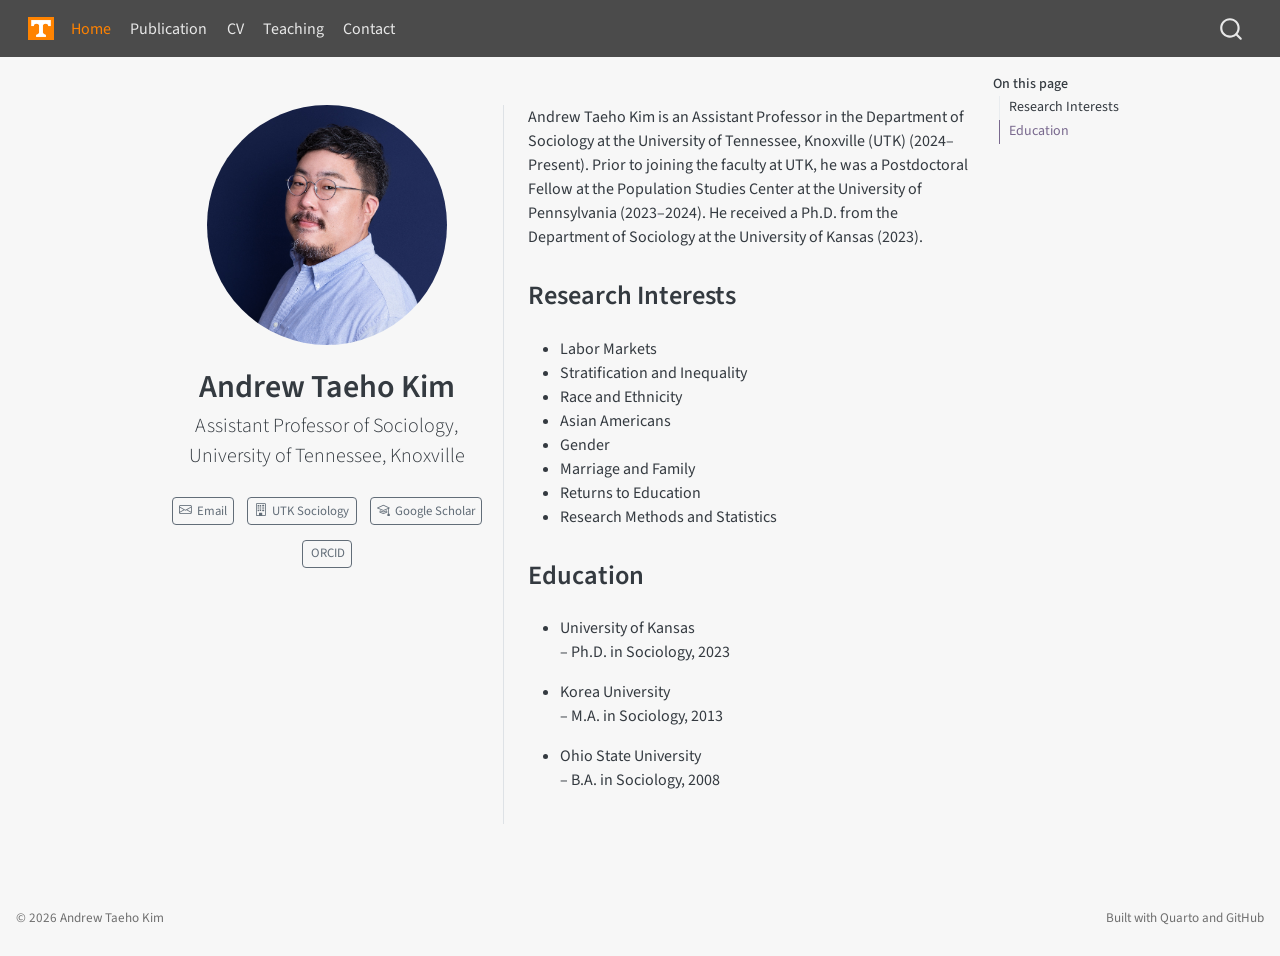
<file: docs/index.html>
<!DOCTYPE html>
<html xmlns="http://www.w3.org/1999/xhtml" lang="en" xml:lang="en"><head>

<meta charset="utf-8">
<meta name="generator" content="quarto-1.10.18">

<meta name="viewport" content="width=device-width, initial-scale=1.0, user-scalable=yes">


<title>Andrew Taeho Kim – ATK</title>
<style>
/* Default styles provided by pandoc.
** See https://pandoc.org/MANUAL.html#variables-for-html for config info.
*/
span.smallcaps{font-variant: small-caps;}
div.columns{display: flex; gap: 1.5em;}
div.column{flex: auto;}
@media screen {
div.columns{gap: min(4vw, 1.5em);}
div.column{overflow-x: auto;}
}
div.hanging-indent{margin-left: 1.5em; text-indent: -1.5em;}
ul.task-list{list-style: none;}
ul.task-list li input[type="checkbox"] {
  width: 0.8em;
  margin: 0 0.8em 0.2em -1em; /* quarto-specific, see https://github.com/quarto-dev/quarto-cli/issues/4556 */ 
  vertical-align: middle;
}
</style>


<script src="site_libs/quarto-nav/quarto-nav.js"></script>
<script src="site_libs/quarto-nav/headroom.min.js"></script>
<script src="site_libs/clipboard/clipboard.min.js"></script>
<script src="site_libs/quarto-search/autocomplete.umd.js"></script>
<script src="site_libs/quarto-search/fuse.min.js"></script>
<script src="site_libs/quarto-search/quarto-search.js"></script>
<meta name="quarto:offset" content="./">
<link href="./images/800px-UT_Knoxville_logo_2015.png" rel="icon" type="image/png">
<script src="site_libs/quarto-html/quarto.js" type="module"></script>
<script src="site_libs/quarto-html/tabsets/tabsets.js" type="module"></script>
<script src="site_libs/quarto-html/popper.min.js"></script>
<script src="site_libs/quarto-html/tippy.umd.min.js"></script>
<link href="site_libs/quarto-html/tippy.css" rel="stylesheet">
<link href="site_libs/quarto-html/quarto-syntax-highlighting-64a204ab8560d761af7679ceaba22944.css" rel="stylesheet" id="quarto-text-highlighting-styles">
<script src="site_libs/bootstrap/bootstrap.min.js"></script>
<link href="site_libs/bootstrap/bootstrap-icons.css" rel="stylesheet">
<link href="site_libs/bootstrap/bootstrap-acf87a13c7aa5c08f061099d24f17e43.min.css" rel="stylesheet" append-hash="true" id="quarto-bootstrap" data-mode="light">
<script id="quarto-search-options" type="application/json">{
  "location": "navbar",
  "copy-button": false,
  "collapse-after": 3,
  "panel-placement": "end",
  "type": "overlay",
  "limit": 50,
  "keyboard-shortcut": [
    "f",
    "/",
    "s"
  ],
  "show-item-context": false,
  "language": {
    "search-no-results-text": "No results",
    "search-matching-documents-text": "matching documents",
    "search-copy-link-title": "Copy link to search",
    "search-hide-matches-text": "Hide additional matches",
    "search-more-match-text": "more match in this document",
    "search-more-matches-text": "more matches in this document",
    "search-clear-button-title": "Clear",
    "search-text-placeholder": "",
    "search-detached-cancel-button-title": "Cancel",
    "search-submit-button-title": "Submit",
    "search-label": "Search"
  }
}</script>
<style>html{ scroll-behavior: smooth; }</style>


</head>

<body class="nav-fixed quarto-light">

<div id="quarto-search-results"></div>
  <header id="quarto-header" class="headroom fixed-top">
    <nav class="navbar navbar-expand-lg " data-bs-theme="dark">
      <div class="navbar-container container-fluid">
      <div class="navbar-brand-container mx-auto">
    <a href="./index.html" class="navbar-brand navbar-brand-logo">
    <img src="./images/800px-UT_Knoxville_logo_2015.png" alt="" class="navbar-logo light-content">
    <img src="./images/800px-UT_Knoxville_logo_2015.png" alt="" class="navbar-logo dark-content">
    </a>
  </div>
            <div id="quarto-search" class="" title="Search"></div>
          <button class="navbar-toggler" type="button" data-bs-toggle="collapse" data-bs-target="#navbarCollapse" aria-controls="navbarCollapse" role="menu" aria-expanded="false" aria-label="Toggle navigation" onclick="if (window.quartoToggleHeadroom) { window.quartoToggleHeadroom(); }">
  <span class="navbar-toggler-icon"></span>
</button>
          <div class="collapse navbar-collapse" id="navbarCollapse">
            <ul class="navbar-nav navbar-nav-scroll me-auto">
  <li class="nav-item">
    <a class="nav-link active" href="./index.html" aria-current="page"> 
<span class="menu-text">Home</span></a>
  </li>  
  <li class="nav-item">
    <a class="nav-link" href="./publication.html"> 
<span class="menu-text">Publication</span></a>
  </li>  
  <li class="nav-item">
    <a class="nav-link" href="./cv/atkim_cv_202611.pdf" target="_blank"> 
<span class="menu-text">CV</span></a>
  </li>  
  <li class="nav-item">
    <a class="nav-link" href="./teaching.html"> 
<span class="menu-text">Teaching</span></a>
  </li>  
  <li class="nav-item">
    <a class="nav-link" href="./contact.html"> 
<span class="menu-text">Contact</span></a>
  </li>  
</ul>
          </div> <!-- /navcollapse -->
            <div class="quarto-navbar-tools">
</div>
      </div> <!-- /container-fluid -->
    </nav>
</header>
<!-- content -->
<div id="quarto-content" class="quarto-container page-columns page-rows-contents page-layout-article page-navbar">
<!-- sidebar -->
<!-- margin-sidebar -->
    <div id="quarto-margin-sidebar" class="sidebar margin-sidebar">
        <nav id="TOC" role="doc-toc" class="toc-active" data-toc-expanded="3">
    <h2 id="toc-title">On this page</h2>
  <ul>
  <li><a href="#research-interests" id="toc-research-interests" class="nav-link active" data-scroll-target="#research-interests">Research Interests</a></li>
  <li><a href="#education" id="toc-education" class="nav-link" data-scroll-target="#education">Education</a></li>
  </ul>
</nav>
    </div>
<!-- main -->
<div class="quarto-about-trestles">
  <div class="about-entity">
    <img src="images/atkim_sihyun_2_resize.jpg" class="about-image
  round " style="height: 15em; width: 15em;">
<header id="title-block-header" class="quarto-title-block default">
<div class="quarto-title">
<h1 class="title">Andrew Taeho Kim</h1>
<p class="subtitle lead">Assistant Professor of Sociology, University of Tennessee, Knoxville</p>
</div>
<div class="quarto-title-meta">
  </div>
</header>
    <div class="about-links">
  <a href="mailto:atkim@utk.edu" class="about-link" rel="" target="">
    <i class="bi bi-envelope"></i>
     <span class="about-link-text">Email</span>
  </a>
  <a href="https://sociology.utk.edu/" class="about-link" rel="" target="_blank">
    <i class="bi bi-building"></i>
     <span class="about-link-text">UTK Sociology</span>
  </a>
  <a href="https://scholar.google.com/citations?user=A_HSc4kAAAAJ&amp;hl=en" class="about-link" rel="" target="_blank">
    <i class="bi bi-mortarboard"></i>
     <span class="about-link-text">Google Scholar</span>
  </a>
  <a href="https://orcid.org/0000-0002-1402-2927" class="about-link" rel="" target="_blank">
    <i class="bi bi-orcid"></i>
     <span class="about-link-text">ORCID</span>
  </a>
</div>
  </div>
  <div class="about-contents"><main class="content" id="quarto-document-content">

<p>Andrew Taeho Kim is an Assistant Professor in the Department of Sociology at the University of Tennessee, Knoxville (UTK) (2024–Present). Prior to joining the faculty at UTK, he was a Postdoctoral Fellow at the Population Studies Center at the University of Pennsylvania (2023–2024). He received a Ph.D.&nbsp;from the Department of Sociology at the University of Kansas (2023).</p>
<section id="research-interests" class="level2">
<h2 data-anchor-id="research-interests">Research Interests</h2>
<ul>
<li>Labor Markets</li>
<li>Stratification and Inequality</li>
<li>Race and Ethnicity</li>
<li>Asian Americans</li>
<li>Gender</li>
<li>Marriage and Family</li>
<li>Returns to Education</li>
<li>Research Methods and Statistics</li>
</ul>
</section>
<section id="education" class="level2">
<h2 data-anchor-id="education">Education</h2>
<ul>
<li><p>University of Kansas<br>
– Ph.D.&nbsp;in Sociology, 2023</p></li>
<li><p>Korea University<br>
– M.A.&nbsp;in Sociology, 2013</p></li>
<li><p>Ohio State University<br>
– B.A. in Sociology, 2008</p></li>
</ul>


</section>
</main></div>
</div>
 <!-- /main -->
<script id="quarto-html-after-body" type="application/javascript">
  window.document.addEventListener("DOMContentLoaded", function (event) {
    const isCodeAnnotation = (el) => {
      for (const clz of el.classList) {
        if (clz.startsWith('code-annotation-')) {                     
          return true;
        }
      }
      return false;
    }
    const onCopySuccess = function(e) {
      // button target
      const button = e.trigger;
      // don't keep focus
      button.blur();
      // flash "checked"
      button.classList.add('code-copy-button-checked');
      var currentTitle = button.getAttribute("title");
      button.setAttribute("title", "Copied!");
      let tooltip;
      if (window.bootstrap) {
        button.setAttribute("data-bs-toggle", "tooltip");
        button.setAttribute("data-bs-placement", "left");
        button.setAttribute("data-bs-title", "Copied!");
        tooltip = new bootstrap.Tooltip(button, 
          { trigger: "manual", 
            customClass: "code-copy-button-tooltip",
            offset: [0, -8]});
        tooltip.show();    
      }
      setTimeout(function() {
        if (tooltip) {
          tooltip.hide();
          button.removeAttribute("data-bs-title");
          button.removeAttribute("data-bs-toggle");
          button.removeAttribute("data-bs-placement");
        }
        button.setAttribute("title", currentTitle);
        button.classList.remove('code-copy-button-checked');
      }, 1000);
      // clear code selection
      e.clearSelection();
    }
    const getTextToCopy = function(trigger) {
      const outerScaffold = trigger.parentElement.cloneNode(true);
      const codeEl = outerScaffold.querySelector('code');
      for (const childEl of codeEl.children) {
        if (isCodeAnnotation(childEl)) {
          childEl.remove();
        }
      }
      return codeEl.innerText;
    }
    const clipboard = new window.ClipboardJS('.code-copy-button:not([data-in-quarto-modal])', {
      text: getTextToCopy
    });
    clipboard.on('success', onCopySuccess);
    if (window.document.getElementById('quarto-embedded-source-code-modal')) {
      const clipboardModal = new window.ClipboardJS('.code-copy-button[data-in-quarto-modal]', {
        text: getTextToCopy,
        container: window.document.getElementById('quarto-embedded-source-code-modal')
      });
      clipboardModal.on('success', onCopySuccess);
    }
      var localhostRegex = new RegExp(/^(?:http|https):\/\/localhost\:?[0-9]*\//);
      var mailtoRegex = new RegExp(/^mailto:/);
        var filterRegex = new RegExp('/' + window.location.host + '/');
      var isInternal = (href) => {
          return filterRegex.test(href) || localhostRegex.test(href) || mailtoRegex.test(href);
      }
      // Inspect non-navigation links and adorn them if external
     var links = window.document.querySelectorAll('a[href]:not(.nav-link):not(.navbar-brand):not(.toc-action):not(.sidebar-link):not(.sidebar-item-toggle):not(.pagination-link):not(.no-external):not([aria-hidden]):not(.dropdown-item):not(.quarto-navigation-tool):not(.about-link)');
      for (var i=0; i<links.length; i++) {
        const link = links[i];
        if (!isInternal(link.href)) {
          // undo the damage that might have been done by quarto-nav.js in the case of
          // links that we want to consider external
          if (link.dataset.originalHref !== undefined) {
            link.href = link.dataset.originalHref;
          }
            // target, if specified
            link.setAttribute("target", "_blank");
            if (link.getAttribute("rel") === null) {
              link.setAttribute("rel", "noopener");
            }
        }
      }
    function tippyHover(el, contentFn, onTriggerFn, onUntriggerFn) {
      const config = {
        allowHTML: true,
        maxWidth: 500,
        delay: 100,
        arrow: false,
        appendTo: function(el) {
            return el.parentElement;
        },
        interactive: true,
        interactiveBorder: 10,
        theme: 'quarto',
        placement: 'bottom-start',
      };
      if (contentFn) {
        config.content = contentFn;
      }
      if (onTriggerFn) {
        config.onTrigger = onTriggerFn;
      }
      if (onUntriggerFn) {
        config.onUntrigger = onUntriggerFn;
      }
      window.tippy(el, config); 
    }
    const noterefs = window.document.querySelectorAll('a[role="doc-noteref"]');
    for (var i=0; i<noterefs.length; i++) {
      const ref = noterefs[i];
      tippyHover(ref, function() {
        // use id or data attribute instead here
        let href = ref.getAttribute('data-footnote-href') || ref.getAttribute('href');
        try { href = new URL(href).hash; } catch {}
        const id = href.replace(/^#\/?/, "");
        const note = window.document.getElementById(id);
        if (note) {
          return note.innerHTML;
        } else {
          return "";
        }
      });
    }
    const xrefs = window.document.querySelectorAll('a.quarto-xref');
    const processXRef = (id, note) => {
      // Strip column container classes
      const stripColumnClz = (el) => {
        el.classList.remove("page-full", "page-columns");
        if (el.children) {
          for (const child of el.children) {
            stripColumnClz(child);
          }
        }
      }
      stripColumnClz(note)
      if (id === null || id.startsWith('sec-')) {
        // Special case sections, only their first couple elements
        const container = document.createElement("div");
        if (note.children && note.children.length > 2) {
          container.appendChild(note.children[0].cloneNode(true));
          for (let i = 1; i < note.children.length; i++) {
            const child = note.children[i];
            if (child.tagName === "P" && child.innerText === "") {
              continue;
            } else {
              container.appendChild(child.cloneNode(true));
              break;
            }
          }
          if (window.Quarto?.typesetMath) {
            window.Quarto.typesetMath(container);
          }
          return container.innerHTML
        } else {
          if (window.Quarto?.typesetMath) {
            window.Quarto.typesetMath(note);
          }
          return note.innerHTML;
        }
      } else {
        // Remove any anchor links if they are present
        const anchorLink = note.querySelector('a.anchorjs-link');
        if (anchorLink) {
          anchorLink.remove();
        }
        if (window.Quarto?.typesetMath) {
          window.Quarto.typesetMath(note);
        }
        if (note.classList.contains("callout")) {
          return note.outerHTML;
        } else {
          return note.innerHTML;
        }
      }
    }
    for (var i=0; i<xrefs.length; i++) {
      const xref = xrefs[i];
      tippyHover(xref, undefined, function(instance) {
        instance.disable();
        let url = xref.getAttribute('href');
        let hash = undefined; 
        if (url.startsWith('#')) {
          hash = url;
        } else {
          try { hash = new URL(url).hash; } catch {}
        }
        if (hash) {
          const id = hash.replace(/^#\/?/, "");
          const note = window.document.getElementById(id);
          if (note !== null) {
            try {
              const html = processXRef(id, note.cloneNode(true));
              instance.setContent(html);
            } finally {
              instance.enable();
              instance.show();
            }
          } else {
            // See if we can fetch this
            fetch(url.split('#')[0])
            .then(res => res.text())
            .then(html => {
              const parser = new DOMParser();
              const htmlDoc = parser.parseFromString(html, "text/html");
              const note = htmlDoc.getElementById(id);
              if (note !== null) {
                const html = processXRef(id, note);
                instance.setContent(html);
              } 
            }).finally(() => {
              instance.enable();
              instance.show();
            });
          }
        } else {
          // See if we can fetch a full url (with no hash to target)
          // This is a special case and we should probably do some content thinning / targeting
          fetch(url)
          .then(res => res.text())
          .then(html => {
            const parser = new DOMParser();
            const htmlDoc = parser.parseFromString(html, "text/html");
            const note = htmlDoc.querySelector('main.content');
            if (note !== null) {
              // This should only happen for chapter cross references
              // (since there is no id in the URL)
              // remove the first header
              if (note.children.length > 0 && note.children[0].tagName === "HEADER") {
                note.children[0].remove();
              }
              const html = processXRef(null, note);
              instance.setContent(html);
            } 
          }).finally(() => {
            instance.enable();
            instance.show();
          });
        }
      }, function(instance) {
      });
    }
        let selectedAnnoteEl;
        const selectorForAnnotation = ( cell, annotation) => {
          let cellAttr = 'data-code-cell="' + cell + '"';
          let lineAttr = 'data-code-annotation="' +  annotation + '"';
          const selector = 'span[' + cellAttr + '][' + lineAttr + ']';
          return selector;
        }
        const selectCodeLines = (annoteEl) => {
          const doc = window.document;
          const targetCell = annoteEl.getAttribute("data-target-cell");
          const targetAnnotation = annoteEl.getAttribute("data-target-annotation");
          const annoteSpan = window.document.querySelector(selectorForAnnotation(targetCell, targetAnnotation));
          const lines = annoteSpan.getAttribute("data-code-lines").split(",");
          const lineIds = lines.map((line) => {
            return targetCell + "-" + line;
          })
          let top = null;
          let height = null;
          let parent = null;
          if (lineIds.length > 0) {
              //compute the position of the single el (top and bottom and make a div)
              const el = window.document.getElementById(lineIds[0]);
              top = el.offsetTop;
              height = el.offsetHeight;
              parent = el.parentElement.parentElement;
            if (lineIds.length > 1) {
              const lastEl = window.document.getElementById(lineIds[lineIds.length - 1]);
              const bottom = lastEl.offsetTop + lastEl.offsetHeight;
              height = bottom - top;
            }
            if (top !== null && height !== null && parent !== null) {
              // cook up a div (if necessary) and position it 
              let div = window.document.getElementById("code-annotation-line-highlight");
              if (div === null) {
                div = window.document.createElement("div");
                div.setAttribute("id", "code-annotation-line-highlight");
                div.style.position = 'absolute';
                parent.appendChild(div);
              }
              div.style.top = top - 2 + "px";
              div.style.height = height + 4 + "px";
              div.style.left = 0;
              let gutterDiv = window.document.getElementById("code-annotation-line-highlight-gutter");
              if (gutterDiv === null) {
                gutterDiv = window.document.createElement("div");
                gutterDiv.setAttribute("id", "code-annotation-line-highlight-gutter");
                gutterDiv.style.position = 'absolute';
                const codeCell = window.document.getElementById(targetCell);
                const gutter = codeCell.querySelector('.code-annotation-gutter');
                gutter.appendChild(gutterDiv);
              }
              gutterDiv.style.top = top - 2 + "px";
              gutterDiv.style.height = height + 4 + "px";
            }
            selectedAnnoteEl = annoteEl;
          }
        };
        const unselectCodeLines = () => {
          const elementsIds = ["code-annotation-line-highlight", "code-annotation-line-highlight-gutter"];
          elementsIds.forEach((elId) => {
            const div = window.document.getElementById(elId);
            if (div) {
              div.remove();
            }
          });
          selectedAnnoteEl = undefined;
        };
          // Handle positioning of the toggle
      window.addEventListener(
        "resize",
        throttle(() => {
          elRect = undefined;
          if (selectedAnnoteEl) {
            selectCodeLines(selectedAnnoteEl);
          }
        }, 10)
      );
      function throttle(fn, ms) {
      let throttle = false;
      let timer;
        return (...args) => {
          if(!throttle) { // first call gets through
              fn.apply(this, args);
              throttle = true;
          } else { // all the others get throttled
              if(timer) clearTimeout(timer); // cancel #2
              timer = setTimeout(() => {
                fn.apply(this, args);
                timer = throttle = false;
              }, ms);
          }
        };
      }
        // Attach click handler to the DT
        const annoteDls = window.document.querySelectorAll('dt[data-target-cell]');
        for (const annoteDlNode of annoteDls) {
          annoteDlNode.addEventListener('click', (event) => {
            const clickedEl = event.target;
            if (clickedEl !== selectedAnnoteEl) {
              unselectCodeLines();
              const activeEl = window.document.querySelector('dt[data-target-cell].code-annotation-active');
              if (activeEl) {
                activeEl.classList.remove('code-annotation-active');
              }
              selectCodeLines(clickedEl);
              clickedEl.classList.add('code-annotation-active');
            } else {
              // Unselect the line
              unselectCodeLines();
              clickedEl.classList.remove('code-annotation-active');
            }
          });
        }
    const findCites = (el) => {
      const parentEl = el.parentElement;
      if (parentEl) {
        const cites = parentEl.dataset.cites;
        if (cites) {
          return {
            el,
            cites: cites.split(' ')
          };
        } else {
          return findCites(el.parentElement)
        }
      } else {
        return undefined;
      }
    };
    var bibliorefs = window.document.querySelectorAll('a[role="doc-biblioref"]');
    for (var i=0; i<bibliorefs.length; i++) {
      const ref = bibliorefs[i];
      const citeInfo = findCites(ref);
      if (citeInfo) {
        tippyHover(citeInfo.el, function() {
          var popup = window.document.createElement('div');
          citeInfo.cites.forEach(function(cite) {
            var citeDiv = window.document.createElement('div');
            citeDiv.classList.add('hanging-indent');
            citeDiv.classList.add('csl-entry');
            var biblioDiv = window.document.getElementById('ref-' + cite);
            if (biblioDiv) {
              citeDiv.innerHTML = biblioDiv.innerHTML;
            }
            popup.appendChild(citeDiv);
          });
          return popup.innerHTML;
        });
      }
    }
  });
  </script>
</div> <!-- /content -->
<footer class="footer">
  <div class="nav-footer">
    <div class="nav-footer-left">
<p>© 2026 Andrew Taeho Kim</p>
</div>   
    <div class="nav-footer-center">
      &nbsp;
    </div>
    <div class="nav-footer-right">
<p>Built with Quarto and GitHub</p>
</div>
  </div>
</footer>




<script src="site_libs/quarto-html/zenscroll-min.js"></script>
</body></html>
</file>
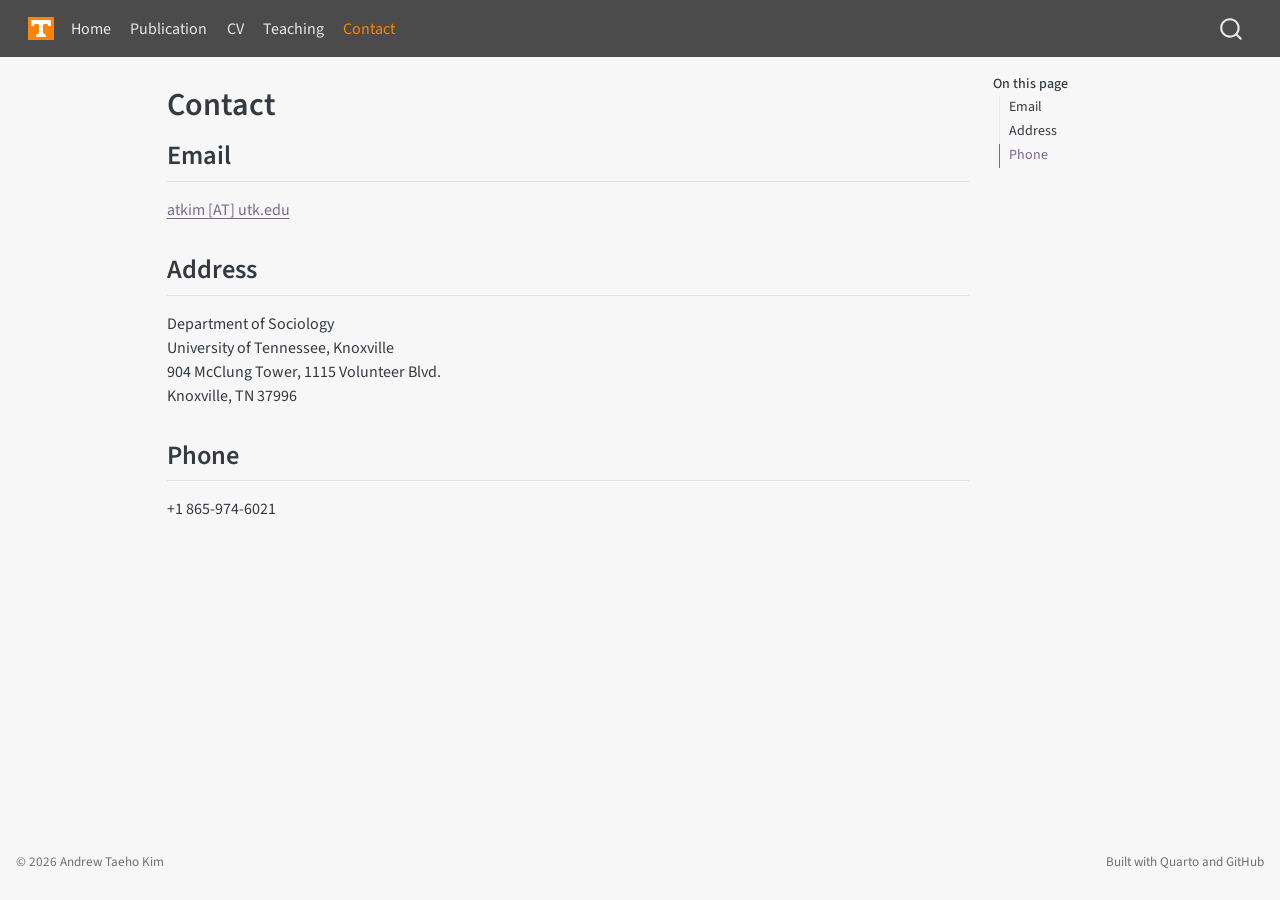
<file: docs/contact.html>
<!DOCTYPE html>
<html xmlns="http://www.w3.org/1999/xhtml" lang="en" xml:lang="en"><head>

<meta charset="utf-8">
<meta name="generator" content="quarto-1.10.18">

<meta name="viewport" content="width=device-width, initial-scale=1.0, user-scalable=yes">


<title>Contact – ATK</title>
<style>
/* Default styles provided by pandoc.
** See https://pandoc.org/MANUAL.html#variables-for-html for config info.
*/
span.smallcaps{font-variant: small-caps;}
div.columns{display: flex; gap: 1.5em;}
div.column{flex: auto;}
@media screen {
div.columns{gap: min(4vw, 1.5em);}
div.column{overflow-x: auto;}
}
div.hanging-indent{margin-left: 1.5em; text-indent: -1.5em;}
ul.task-list{list-style: none;}
ul.task-list li input[type="checkbox"] {
  width: 0.8em;
  margin: 0 0.8em 0.2em -1em; /* quarto-specific, see https://github.com/quarto-dev/quarto-cli/issues/4556 */ 
  vertical-align: middle;
}
</style>


<script src="site_libs/quarto-nav/quarto-nav.js"></script>
<script src="site_libs/quarto-nav/headroom.min.js"></script>
<script src="site_libs/clipboard/clipboard.min.js"></script>
<script src="site_libs/quarto-search/autocomplete.umd.js"></script>
<script src="site_libs/quarto-search/fuse.min.js"></script>
<script src="site_libs/quarto-search/quarto-search.js"></script>
<meta name="quarto:offset" content="./">
<link href="./images/800px-UT_Knoxville_logo_2015.png" rel="icon" type="image/png">
<script src="site_libs/quarto-html/quarto.js" type="module"></script>
<script src="site_libs/quarto-html/tabsets/tabsets.js" type="module"></script>
<script src="site_libs/quarto-html/popper.min.js"></script>
<script src="site_libs/quarto-html/tippy.umd.min.js"></script>
<script src="site_libs/quarto-html/anchor.min.js"></script>
<link href="site_libs/quarto-html/tippy.css" rel="stylesheet">
<link href="site_libs/quarto-html/quarto-syntax-highlighting-64a204ab8560d761af7679ceaba22944.css" rel="stylesheet" id="quarto-text-highlighting-styles">
<script src="site_libs/bootstrap/bootstrap.min.js"></script>
<link href="site_libs/bootstrap/bootstrap-icons.css" rel="stylesheet">
<link href="site_libs/bootstrap/bootstrap-acf87a13c7aa5c08f061099d24f17e43.min.css" rel="stylesheet" append-hash="true" id="quarto-bootstrap" data-mode="light">
<script id="quarto-search-options" type="application/json">{
  "location": "navbar",
  "copy-button": false,
  "collapse-after": 3,
  "panel-placement": "end",
  "type": "overlay",
  "limit": 50,
  "keyboard-shortcut": [
    "f",
    "/",
    "s"
  ],
  "show-item-context": false,
  "language": {
    "search-no-results-text": "No results",
    "search-matching-documents-text": "matching documents",
    "search-copy-link-title": "Copy link to search",
    "search-hide-matches-text": "Hide additional matches",
    "search-more-match-text": "more match in this document",
    "search-more-matches-text": "more matches in this document",
    "search-clear-button-title": "Clear",
    "search-text-placeholder": "",
    "search-detached-cancel-button-title": "Cancel",
    "search-submit-button-title": "Submit",
    "search-label": "Search"
  }
}</script>
<style>html{ scroll-behavior: smooth; }</style>


</head>

<body class="nav-fixed quarto-light">

<div id="quarto-search-results"></div>
  <header id="quarto-header" class="headroom fixed-top">
    <nav class="navbar navbar-expand-lg " data-bs-theme="dark">
      <div class="navbar-container container-fluid">
      <div class="navbar-brand-container mx-auto">
    <a href="./index.html" class="navbar-brand navbar-brand-logo">
    <img src="./images/800px-UT_Knoxville_logo_2015.png" alt="" class="navbar-logo light-content">
    <img src="./images/800px-UT_Knoxville_logo_2015.png" alt="" class="navbar-logo dark-content">
    </a>
  </div>
            <div id="quarto-search" class="" title="Search"></div>
          <button class="navbar-toggler" type="button" data-bs-toggle="collapse" data-bs-target="#navbarCollapse" aria-controls="navbarCollapse" role="menu" aria-expanded="false" aria-label="Toggle navigation" onclick="if (window.quartoToggleHeadroom) { window.quartoToggleHeadroom(); }">
  <span class="navbar-toggler-icon"></span>
</button>
          <div class="collapse navbar-collapse" id="navbarCollapse">
            <ul class="navbar-nav navbar-nav-scroll me-auto">
  <li class="nav-item">
    <a class="nav-link" href="./index.html"> 
<span class="menu-text">Home</span></a>
  </li>  
  <li class="nav-item">
    <a class="nav-link" href="./publication.html"> 
<span class="menu-text">Publication</span></a>
  </li>  
  <li class="nav-item">
    <a class="nav-link" href="./cv/atkim_cv_202611.pdf" target="_blank"> 
<span class="menu-text">CV</span></a>
  </li>  
  <li class="nav-item">
    <a class="nav-link" href="./teaching.html"> 
<span class="menu-text">Teaching</span></a>
  </li>  
  <li class="nav-item">
    <a class="nav-link active" href="./contact.html" aria-current="page"> 
<span class="menu-text">Contact</span></a>
  </li>  
</ul>
          </div> <!-- /navcollapse -->
            <div class="quarto-navbar-tools">
</div>
      </div> <!-- /container-fluid -->
    </nav>
</header>
<!-- content -->
<div id="quarto-content" class="quarto-container page-columns page-rows-contents page-layout-article page-navbar">
<!-- sidebar -->
<!-- margin-sidebar -->
    <div id="quarto-margin-sidebar" class="sidebar margin-sidebar">
        <nav id="TOC" role="doc-toc" class="toc-active" data-toc-expanded="3">
    <h2 id="toc-title">On this page</h2>
   
  <ul>
  <li><a href="#email" id="toc-email" class="nav-link active" data-scroll-target="#email">Email</a></li>
  <li><a href="#address" id="toc-address" class="nav-link" data-scroll-target="#address">Address</a></li>
  <li><a href="#phone" id="toc-phone" class="nav-link" data-scroll-target="#phone">Phone</a></li>
  </ul>
</nav>
    </div>
<!-- main -->
<main class="content" id="quarto-document-content">

<header id="title-block-header" class="quarto-title-block default">
<div class="quarto-title">
<h1 class="title">Contact</h1>
</div>



<div class="quarto-title-meta">

    
  
    
  </div>
  


</header>


<section id="email" class="level2">
<h2 class="anchored" data-anchor-id="email">Email</h2>
<p><a href="mailto:atkim@utk.edu">atkim [AT] utk.edu</a></p>
</section>
<section id="address" class="level2">
<h2 class="anchored" data-anchor-id="address">Address</h2>
<p>Department of Sociology<br>
University of Tennessee, Knoxville<br>
904 McClung Tower, 1115 Volunteer Blvd.<br>
Knoxville, TN 37996</p>
</section>
<section id="phone" class="level2">
<h2 class="anchored" data-anchor-id="phone">Phone</h2>
<p>+1 865-974-6021</p>


</section>

</main> <!-- /main -->
<script id="quarto-html-after-body" type="application/javascript">
  window.document.addEventListener("DOMContentLoaded", function (event) {
    const icon = "";
    const anchorJS = new window.AnchorJS();
    anchorJS.options = {
      placement: 'right',
      icon: icon
    };
    anchorJS.add('.anchored');
    const isCodeAnnotation = (el) => {
      for (const clz of el.classList) {
        if (clz.startsWith('code-annotation-')) {                     
          return true;
        }
      }
      return false;
    }
    const onCopySuccess = function(e) {
      // button target
      const button = e.trigger;
      // don't keep focus
      button.blur();
      // flash "checked"
      button.classList.add('code-copy-button-checked');
      var currentTitle = button.getAttribute("title");
      button.setAttribute("title", "Copied!");
      let tooltip;
      if (window.bootstrap) {
        button.setAttribute("data-bs-toggle", "tooltip");
        button.setAttribute("data-bs-placement", "left");
        button.setAttribute("data-bs-title", "Copied!");
        tooltip = new bootstrap.Tooltip(button, 
          { trigger: "manual", 
            customClass: "code-copy-button-tooltip",
            offset: [0, -8]});
        tooltip.show();    
      }
      setTimeout(function() {
        if (tooltip) {
          tooltip.hide();
          button.removeAttribute("data-bs-title");
          button.removeAttribute("data-bs-toggle");
          button.removeAttribute("data-bs-placement");
        }
        button.setAttribute("title", currentTitle);
        button.classList.remove('code-copy-button-checked');
      }, 1000);
      // clear code selection
      e.clearSelection();
    }
    const getTextToCopy = function(trigger) {
      const outerScaffold = trigger.parentElement.cloneNode(true);
      const codeEl = outerScaffold.querySelector('code');
      for (const childEl of codeEl.children) {
        if (isCodeAnnotation(childEl)) {
          childEl.remove();
        }
      }
      return codeEl.innerText;
    }
    const clipboard = new window.ClipboardJS('.code-copy-button:not([data-in-quarto-modal])', {
      text: getTextToCopy
    });
    clipboard.on('success', onCopySuccess);
    if (window.document.getElementById('quarto-embedded-source-code-modal')) {
      const clipboardModal = new window.ClipboardJS('.code-copy-button[data-in-quarto-modal]', {
        text: getTextToCopy,
        container: window.document.getElementById('quarto-embedded-source-code-modal')
      });
      clipboardModal.on('success', onCopySuccess);
    }
      var localhostRegex = new RegExp(/^(?:http|https):\/\/localhost\:?[0-9]*\//);
      var mailtoRegex = new RegExp(/^mailto:/);
        var filterRegex = new RegExp('/' + window.location.host + '/');
      var isInternal = (href) => {
          return filterRegex.test(href) || localhostRegex.test(href) || mailtoRegex.test(href);
      }
      // Inspect non-navigation links and adorn them if external
     var links = window.document.querySelectorAll('a[href]:not(.nav-link):not(.navbar-brand):not(.toc-action):not(.sidebar-link):not(.sidebar-item-toggle):not(.pagination-link):not(.no-external):not([aria-hidden]):not(.dropdown-item):not(.quarto-navigation-tool):not(.about-link)');
      for (var i=0; i<links.length; i++) {
        const link = links[i];
        if (!isInternal(link.href)) {
          // undo the damage that might have been done by quarto-nav.js in the case of
          // links that we want to consider external
          if (link.dataset.originalHref !== undefined) {
            link.href = link.dataset.originalHref;
          }
            // target, if specified
            link.setAttribute("target", "_blank");
            if (link.getAttribute("rel") === null) {
              link.setAttribute("rel", "noopener");
            }
        }
      }
    function tippyHover(el, contentFn, onTriggerFn, onUntriggerFn) {
      const config = {
        allowHTML: true,
        maxWidth: 500,
        delay: 100,
        arrow: false,
        appendTo: function(el) {
            return el.parentElement;
        },
        interactive: true,
        interactiveBorder: 10,
        theme: 'quarto',
        placement: 'bottom-start',
      };
      if (contentFn) {
        config.content = contentFn;
      }
      if (onTriggerFn) {
        config.onTrigger = onTriggerFn;
      }
      if (onUntriggerFn) {
        config.onUntrigger = onUntriggerFn;
      }
      window.tippy(el, config); 
    }
    const noterefs = window.document.querySelectorAll('a[role="doc-noteref"]');
    for (var i=0; i<noterefs.length; i++) {
      const ref = noterefs[i];
      tippyHover(ref, function() {
        // use id or data attribute instead here
        let href = ref.getAttribute('data-footnote-href') || ref.getAttribute('href');
        try { href = new URL(href).hash; } catch {}
        const id = href.replace(/^#\/?/, "");
        const note = window.document.getElementById(id);
        if (note) {
          return note.innerHTML;
        } else {
          return "";
        }
      });
    }
    const xrefs = window.document.querySelectorAll('a.quarto-xref');
    const processXRef = (id, note) => {
      // Strip column container classes
      const stripColumnClz = (el) => {
        el.classList.remove("page-full", "page-columns");
        if (el.children) {
          for (const child of el.children) {
            stripColumnClz(child);
          }
        }
      }
      stripColumnClz(note)
      if (id === null || id.startsWith('sec-')) {
        // Special case sections, only their first couple elements
        const container = document.createElement("div");
        if (note.children && note.children.length > 2) {
          container.appendChild(note.children[0].cloneNode(true));
          for (let i = 1; i < note.children.length; i++) {
            const child = note.children[i];
            if (child.tagName === "P" && child.innerText === "") {
              continue;
            } else {
              container.appendChild(child.cloneNode(true));
              break;
            }
          }
          if (window.Quarto?.typesetMath) {
            window.Quarto.typesetMath(container);
          }
          return container.innerHTML
        } else {
          if (window.Quarto?.typesetMath) {
            window.Quarto.typesetMath(note);
          }
          return note.innerHTML;
        }
      } else {
        // Remove any anchor links if they are present
        const anchorLink = note.querySelector('a.anchorjs-link');
        if (anchorLink) {
          anchorLink.remove();
        }
        if (window.Quarto?.typesetMath) {
          window.Quarto.typesetMath(note);
        }
        if (note.classList.contains("callout")) {
          return note.outerHTML;
        } else {
          return note.innerHTML;
        }
      }
    }
    for (var i=0; i<xrefs.length; i++) {
      const xref = xrefs[i];
      tippyHover(xref, undefined, function(instance) {
        instance.disable();
        let url = xref.getAttribute('href');
        let hash = undefined; 
        if (url.startsWith('#')) {
          hash = url;
        } else {
          try { hash = new URL(url).hash; } catch {}
        }
        if (hash) {
          const id = hash.replace(/^#\/?/, "");
          const note = window.document.getElementById(id);
          if (note !== null) {
            try {
              const html = processXRef(id, note.cloneNode(true));
              instance.setContent(html);
            } finally {
              instance.enable();
              instance.show();
            }
          } else {
            // See if we can fetch this
            fetch(url.split('#')[0])
            .then(res => res.text())
            .then(html => {
              const parser = new DOMParser();
              const htmlDoc = parser.parseFromString(html, "text/html");
              const note = htmlDoc.getElementById(id);
              if (note !== null) {
                const html = processXRef(id, note);
                instance.setContent(html);
              } 
            }).finally(() => {
              instance.enable();
              instance.show();
            });
          }
        } else {
          // See if we can fetch a full url (with no hash to target)
          // This is a special case and we should probably do some content thinning / targeting
          fetch(url)
          .then(res => res.text())
          .then(html => {
            const parser = new DOMParser();
            const htmlDoc = parser.parseFromString(html, "text/html");
            const note = htmlDoc.querySelector('main.content');
            if (note !== null) {
              // This should only happen for chapter cross references
              // (since there is no id in the URL)
              // remove the first header
              if (note.children.length > 0 && note.children[0].tagName === "HEADER") {
                note.children[0].remove();
              }
              const html = processXRef(null, note);
              instance.setContent(html);
            } 
          }).finally(() => {
            instance.enable();
            instance.show();
          });
        }
      }, function(instance) {
      });
    }
        let selectedAnnoteEl;
        const selectorForAnnotation = ( cell, annotation) => {
          let cellAttr = 'data-code-cell="' + cell + '"';
          let lineAttr = 'data-code-annotation="' +  annotation + '"';
          const selector = 'span[' + cellAttr + '][' + lineAttr + ']';
          return selector;
        }
        const selectCodeLines = (annoteEl) => {
          const doc = window.document;
          const targetCell = annoteEl.getAttribute("data-target-cell");
          const targetAnnotation = annoteEl.getAttribute("data-target-annotation");
          const annoteSpan = window.document.querySelector(selectorForAnnotation(targetCell, targetAnnotation));
          const lines = annoteSpan.getAttribute("data-code-lines").split(",");
          const lineIds = lines.map((line) => {
            return targetCell + "-" + line;
          })
          let top = null;
          let height = null;
          let parent = null;
          if (lineIds.length > 0) {
              //compute the position of the single el (top and bottom and make a div)
              const el = window.document.getElementById(lineIds[0]);
              top = el.offsetTop;
              height = el.offsetHeight;
              parent = el.parentElement.parentElement;
            if (lineIds.length > 1) {
              const lastEl = window.document.getElementById(lineIds[lineIds.length - 1]);
              const bottom = lastEl.offsetTop + lastEl.offsetHeight;
              height = bottom - top;
            }
            if (top !== null && height !== null && parent !== null) {
              // cook up a div (if necessary) and position it 
              let div = window.document.getElementById("code-annotation-line-highlight");
              if (div === null) {
                div = window.document.createElement("div");
                div.setAttribute("id", "code-annotation-line-highlight");
                div.style.position = 'absolute';
                parent.appendChild(div);
              }
              div.style.top = top - 2 + "px";
              div.style.height = height + 4 + "px";
              div.style.left = 0;
              let gutterDiv = window.document.getElementById("code-annotation-line-highlight-gutter");
              if (gutterDiv === null) {
                gutterDiv = window.document.createElement("div");
                gutterDiv.setAttribute("id", "code-annotation-line-highlight-gutter");
                gutterDiv.style.position = 'absolute';
                const codeCell = window.document.getElementById(targetCell);
                const gutter = codeCell.querySelector('.code-annotation-gutter');
                gutter.appendChild(gutterDiv);
              }
              gutterDiv.style.top = top - 2 + "px";
              gutterDiv.style.height = height + 4 + "px";
            }
            selectedAnnoteEl = annoteEl;
          }
        };
        const unselectCodeLines = () => {
          const elementsIds = ["code-annotation-line-highlight", "code-annotation-line-highlight-gutter"];
          elementsIds.forEach((elId) => {
            const div = window.document.getElementById(elId);
            if (div) {
              div.remove();
            }
          });
          selectedAnnoteEl = undefined;
        };
          // Handle positioning of the toggle
      window.addEventListener(
        "resize",
        throttle(() => {
          elRect = undefined;
          if (selectedAnnoteEl) {
            selectCodeLines(selectedAnnoteEl);
          }
        }, 10)
      );
      function throttle(fn, ms) {
      let throttle = false;
      let timer;
        return (...args) => {
          if(!throttle) { // first call gets through
              fn.apply(this, args);
              throttle = true;
          } else { // all the others get throttled
              if(timer) clearTimeout(timer); // cancel #2
              timer = setTimeout(() => {
                fn.apply(this, args);
                timer = throttle = false;
              }, ms);
          }
        };
      }
        // Attach click handler to the DT
        const annoteDls = window.document.querySelectorAll('dt[data-target-cell]');
        for (const annoteDlNode of annoteDls) {
          annoteDlNode.addEventListener('click', (event) => {
            const clickedEl = event.target;
            if (clickedEl !== selectedAnnoteEl) {
              unselectCodeLines();
              const activeEl = window.document.querySelector('dt[data-target-cell].code-annotation-active');
              if (activeEl) {
                activeEl.classList.remove('code-annotation-active');
              }
              selectCodeLines(clickedEl);
              clickedEl.classList.add('code-annotation-active');
            } else {
              // Unselect the line
              unselectCodeLines();
              clickedEl.classList.remove('code-annotation-active');
            }
          });
        }
    const findCites = (el) => {
      const parentEl = el.parentElement;
      if (parentEl) {
        const cites = parentEl.dataset.cites;
        if (cites) {
          return {
            el,
            cites: cites.split(' ')
          };
        } else {
          return findCites(el.parentElement)
        }
      } else {
        return undefined;
      }
    };
    var bibliorefs = window.document.querySelectorAll('a[role="doc-biblioref"]');
    for (var i=0; i<bibliorefs.length; i++) {
      const ref = bibliorefs[i];
      const citeInfo = findCites(ref);
      if (citeInfo) {
        tippyHover(citeInfo.el, function() {
          var popup = window.document.createElement('div');
          citeInfo.cites.forEach(function(cite) {
            var citeDiv = window.document.createElement('div');
            citeDiv.classList.add('hanging-indent');
            citeDiv.classList.add('csl-entry');
            var biblioDiv = window.document.getElementById('ref-' + cite);
            if (biblioDiv) {
              citeDiv.innerHTML = biblioDiv.innerHTML;
            }
            popup.appendChild(citeDiv);
          });
          return popup.innerHTML;
        });
      }
    }
  });
  </script>
</div> <!-- /content -->
<footer class="footer">
  <div class="nav-footer">
    <div class="nav-footer-left">
<p>© 2026 Andrew Taeho Kim</p>
</div>   
    <div class="nav-footer-center">
      &nbsp;
    </div>
    <div class="nav-footer-right">
<p>Built with Quarto and GitHub</p>
</div>
  </div>
</footer>




<script src="site_libs/quarto-html/zenscroll-min.js"></script>
</body></html>
</file>
<file: docs/site_libs/quarto-html/tippy.css>
.tippy-box[data-animation=fade][data-state=hidden]{opacity:0}[data-tippy-root]{max-width:calc(100vw - 10px)}.tippy-box{position:relative;background-color:#333;color:#fff;border-radius:4px;font-size:14px;line-height:1.4;white-space:normal;outline:0;transition-property:transform,visibility,opacity}.tippy-box[data-placement^=top]>.tippy-arrow{bottom:0}.tippy-box[data-placement^=top]>.tippy-arrow:before{bottom:-7px;left:0;border-width:8px 8px 0;border-top-color:initial;transform-origin:center top}.tippy-box[data-placement^=bottom]>.tippy-arrow{top:0}.tippy-box[data-placement^=bottom]>.tippy-arrow:before{top:-7px;left:0;border-width:0 8px 8px;border-bottom-color:initial;transform-origin:center bottom}.tippy-box[data-placement^=left]>.tippy-arrow{right:0}.tippy-box[data-placement^=left]>.tippy-arrow:before{border-width:8px 0 8px 8px;border-left-color:initial;right:-7px;transform-origin:center left}.tippy-box[data-placement^=right]>.tippy-arrow{left:0}.tippy-box[data-placement^=right]>.tippy-arrow:before{left:-7px;border-width:8px 8px 8px 0;border-right-color:initial;transform-origin:center right}.tippy-box[data-inertia][data-state=visible]{transition-timing-function:cubic-bezier(.54,1.5,.38,1.11)}.tippy-arrow{width:16px;height:16px;color:#333}.tippy-arrow:before{content:"";position:absolute;border-color:transparent;border-style:solid}.tippy-content{position:relative;padding:5px 9px;z-index:1}
</file>
<file: docs/site_libs/quarto-html/quarto-syntax-highlighting-64a204ab8560d761af7679ceaba22944.css>
/* quarto syntax highlight colors */
:root {
  --quarto-hl-ot-color: #003B4F;
  --quarto-hl-at-color: #657422;
  --quarto-hl-ss-color: #20794D;
  --quarto-hl-an-color: #5E5E5E;
  --quarto-hl-fu-color: #4758AB;
  --quarto-hl-st-color: #20794D;
  --quarto-hl-cf-color: #003B4F;
  --quarto-hl-op-color: #5E5E5E;
  --quarto-hl-er-color: #AD0000;
  --quarto-hl-bn-color: #AD0000;
  --quarto-hl-al-color: #AD0000;
  --quarto-hl-va-color: #111111;
  --quarto-hl-bu-color: inherit;
  --quarto-hl-ex-color: inherit;
  --quarto-hl-pp-color: #AD0000;
  --quarto-hl-in-color: #5E5E5E;
  --quarto-hl-vs-color: #20794D;
  --quarto-hl-wa-color: #5E5E5E;
  --quarto-hl-do-color: #5E5E5E;
  --quarto-hl-im-color: #00769E;
  --quarto-hl-ch-color: #20794D;
  --quarto-hl-dt-color: #AD0000;
  --quarto-hl-fl-color: #AD0000;
  --quarto-hl-co-color: #5E5E5E;
  --quarto-hl-cv-color: #5E5E5E;
  --quarto-hl-cn-color: #8f5902;
  --quarto-hl-sc-color: #5E5E5E;
  --quarto-hl-dv-color: #AD0000;
  --quarto-hl-kw-color: #003B4F;
}

/* other quarto variables */
:root {
  --quarto-font-monospace: SFMono-Regular, Menlo, Monaco, Consolas, "Liberation Mono", "Courier New", monospace;
}

/* syntax highlight based on Pandoc's rules */
pre > code.sourceCode > span {
  color: #003B4F;
}

code.sourceCode > span {
  color: #003B4F;
}

div.sourceCode,
div.sourceCode pre.sourceCode {
  color: #003B4F;
}

/* Normal */
code span {
  color: #003B4F;
}

/* Alert */
code span.al {
  color: #AD0000;
  font-style: inherit;
}

/* Annotation */
code span.an {
  color: #5E5E5E;
  font-style: inherit;
}

/* Attribute */
code span.at {
  color: #657422;
  font-style: inherit;
}

/* BaseN */
code span.bn {
  color: #AD0000;
  font-style: inherit;
}

/* BuiltIn */
code span.bu {
  font-style: inherit;
}

/* ControlFlow */
code span.cf {
  color: #003B4F;
  font-weight: bold;
  font-style: inherit;
}

/* Char */
code span.ch {
  color: #20794D;
  font-style: inherit;
}

/* Constant */
code span.cn {
  color: #8f5902;
  font-style: inherit;
}

/* Comment */
code span.co {
  color: #5E5E5E;
  font-style: inherit;
}

/* CommentVar */
code span.cv {
  color: #5E5E5E;
  font-style: italic;
}

/* Documentation */
code span.do {
  color: #5E5E5E;
  font-style: italic;
}

/* DataType */
code span.dt {
  color: #AD0000;
  font-style: inherit;
}

/* DecVal */
code span.dv {
  color: #AD0000;
  font-style: inherit;
}

/* Error */
code span.er {
  color: #AD0000;
  font-style: inherit;
}

/* Extension */
code span.ex {
  font-style: inherit;
}

/* Float */
code span.fl {
  color: #AD0000;
  font-style: inherit;
}

/* Function */
code span.fu {
  color: #4758AB;
  font-style: inherit;
}

/* Import */
code span.im {
  color: #00769E;
  font-style: inherit;
}

/* Information */
code span.in {
  color: #5E5E5E;
  font-style: inherit;
}

/* Keyword */
code span.kw {
  color: #003B4F;
  font-weight: bold;
  font-style: inherit;
}

/* Operator */
code span.op {
  color: #5E5E5E;
  font-style: inherit;
}

/* Other */
code span.ot {
  color: #003B4F;
  font-style: inherit;
}

/* Preprocessor */
code span.pp {
  color: #AD0000;
  font-style: inherit;
}

/* SpecialChar */
code span.sc {
  color: #5E5E5E;
  font-style: inherit;
}

/* SpecialString */
code span.ss {
  color: #20794D;
  font-style: inherit;
}

/* String */
code span.st {
  color: #20794D;
  font-style: inherit;
}

/* Variable */
code span.va {
  color: #111111;
  font-style: inherit;
}

/* VerbatimString */
code span.vs {
  color: #20794D;
  font-style: inherit;
}

/* Warning */
code span.wa {
  color: #5E5E5E;
  font-style: italic;
}

.prevent-inlining {
  content: "</";
}

/*# sourceMappingURL=9d8d5bb603a83b8298b89080a598c93b.css.map */
</file>
